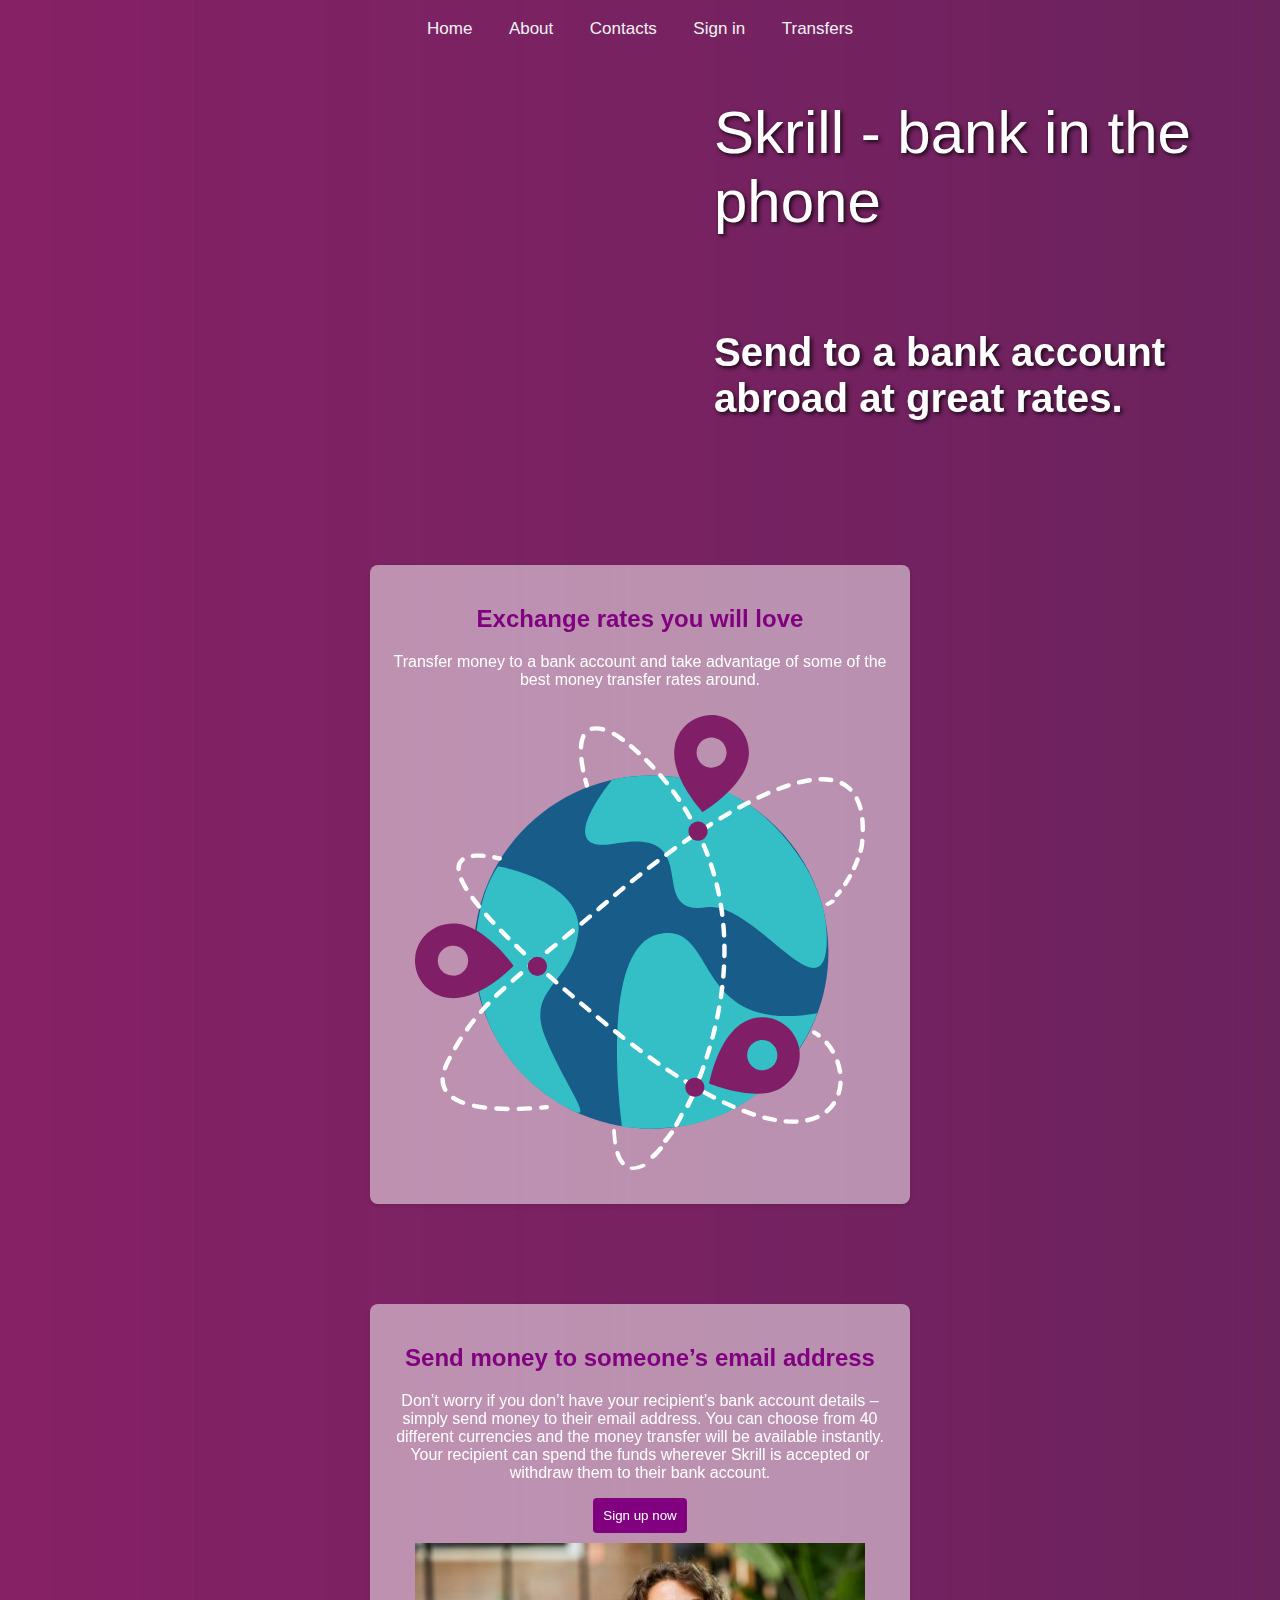
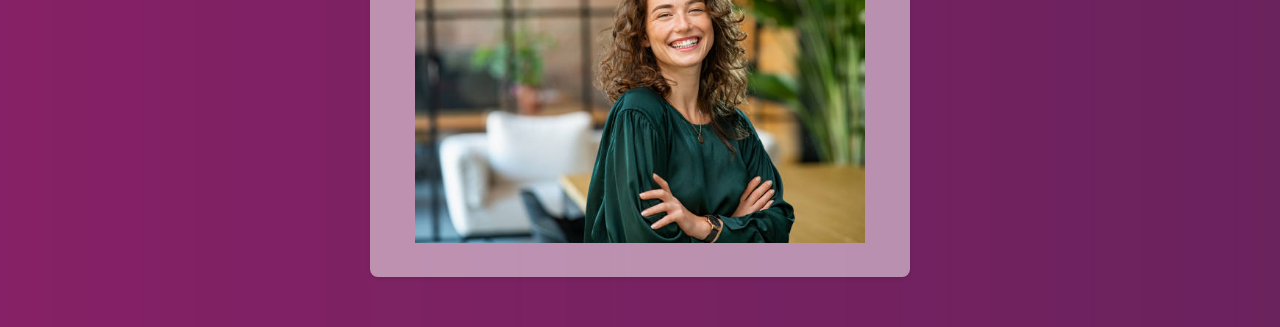
<file: web/index.html>
<!DOCTYPE html>
<html lang="uk">
<head>
    <meta charset="UTF-8">
    <meta name="viewport" content="width=device-width, initial-scale=1.0">
    <title>Main page</title>
    <link rel="stylesheet" href="styles.css">
</head>
<body>


<nav class="topnav">
    <a href="index.html">Home</a>
    <a href="about.html">About</a>
    <a href="contacts.html">Contacts</a>
    <a href="sign_in.html">Sign in</a>
    <a href="transfer.html">Transfers</a>
</nav>
<nav class="main-container">
    <iframe width="560" height="315"  src="https://www.youtube.com/embed/nGK3LkPx5vA?si=Z_JEiQddZF--cau6" frameborder="0" allowfullscreen></iframe>
    <nav class="about">
       Skrill - bank in the phone
        <h6>Send to a bank account abroad at great rates.</h6>
    </nav>

</nav>
<nav class="group">
<nav class="content-container">
 <h2>Exchange rates you will love</h2>
 <p>Transfer money to a bank account and take advantage of some of the best money transfer rates around.</p>
 <img src="send-receive-reuse.svg">
</nav></nav>
<nav class="group">
<nav class="content-container">
<h2>Send money to someone’s email address</h2>
 <p>Don’t worry if you don’t have your recipient’s bank account details – simply send money to their email address. You can choose from 40 different currencies and the money transfer will be available instantly. Your recipient can spend the funds wherever Skrill is accepted or withdraw them to their bank account.
 </p>
 <button onclick="window.location.href='sign_in.html'" >Sign up now</button>
 <img src="istockphoto-1289220545-612x612.jpg">
</nav></nav>
</body>
</html>
</file>
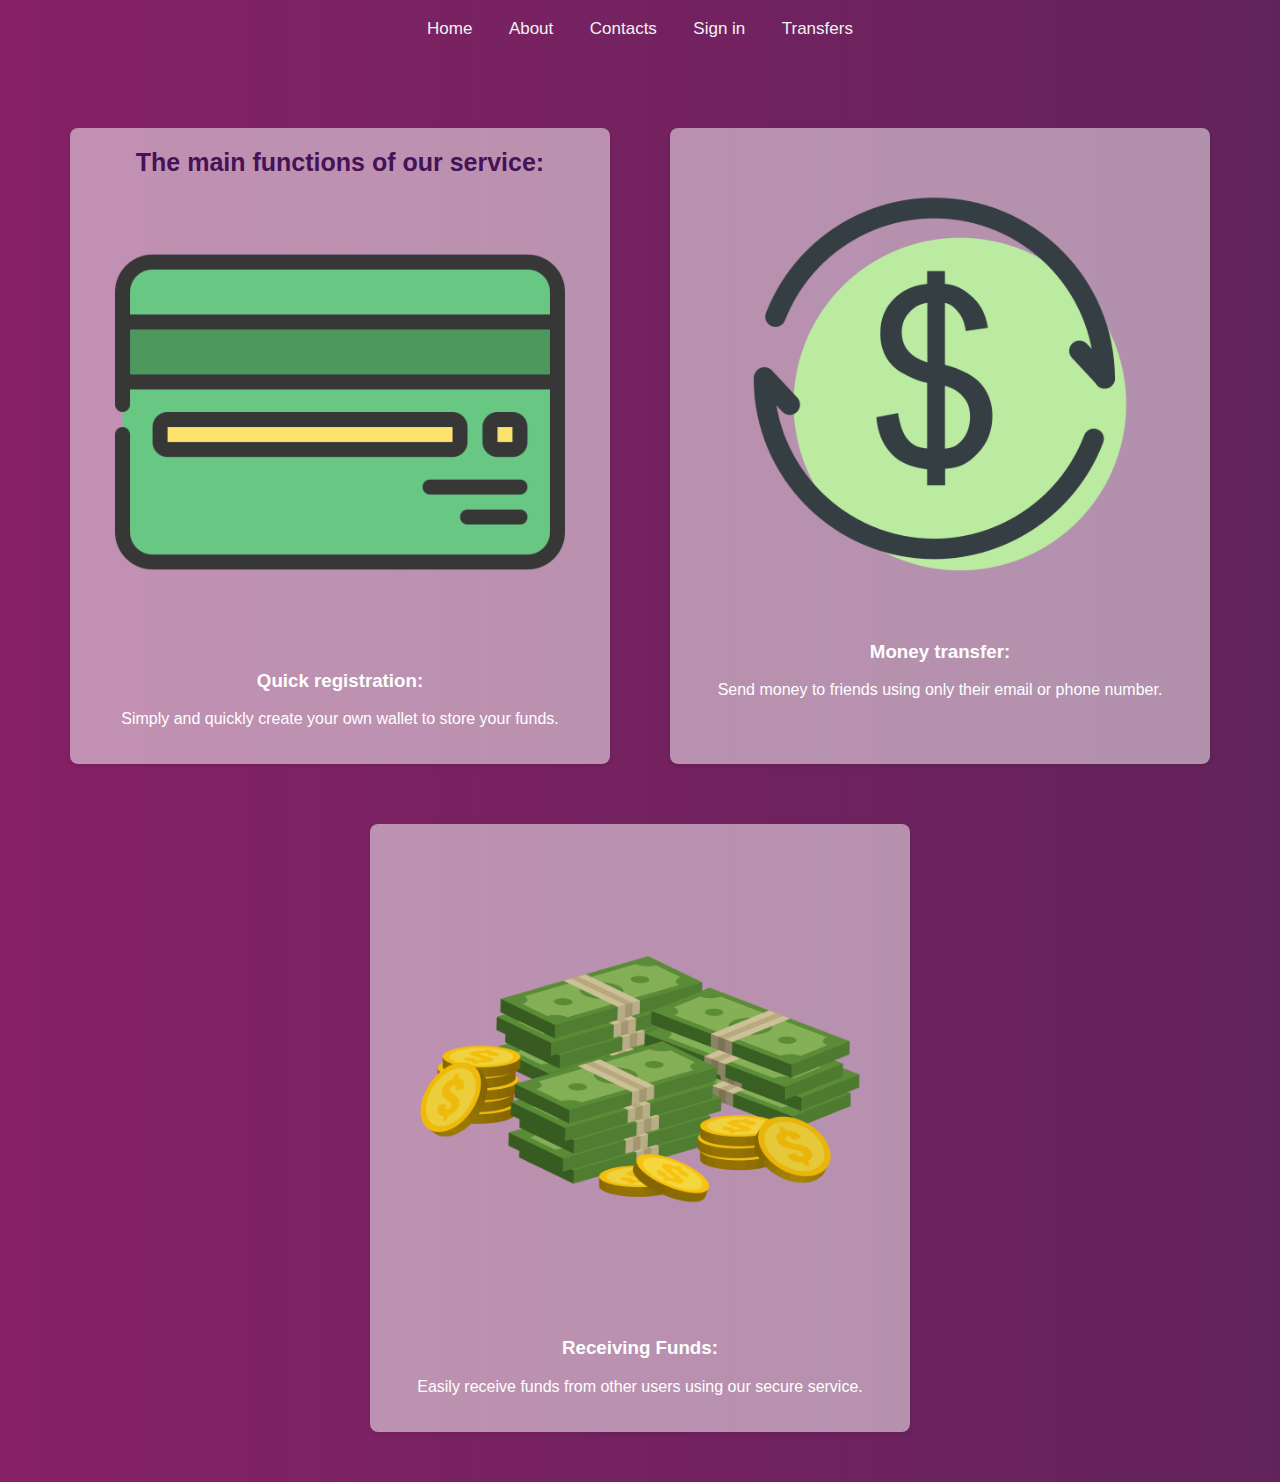
<file: web/about.html>
<!DOCTYPE html>
<html lang="en">
<head>
    <meta charset="UTF-8">
    <meta name="viewport" content="width=device-width, initial-scale=1.0">

    <title>About</title>
    <link rel="stylesheet" href="styles.css">

</head>
<body>
<nav class="topnav">
     <a href="index.html">Home</a>
    <a href="about.html">About</a>
    <a href="contacts.html">Contacts</a>
    <a href="sign_in.html">Sign in</a>
    <a href="transfer.html">Transfers</a>
</nav>

<nav class="group">
<nav class="content-container">
    <nav class="title">The main functions of our service:</nav>
    <img src="credit-card.png">
      <h3>Quick registration:</h3>
      <p>Simply and quickly create your own wallet to store your funds.</p>


</nav>
<nav class="content-container">
    <img src="money-transfer.png">
    <h3>Money transfer:</h3>
      <p>Send money to friends using only their email or phone number.</p>


</nav>
    <nav class="content-container">
    <img src="—Pngtree—money clipart_8387438.png">
    <h3>Receiving Funds:</h3>
      <p>Easily receive funds from other users using our secure service.</p>



    </nav>

</nav>
</body>

</html>
</file>
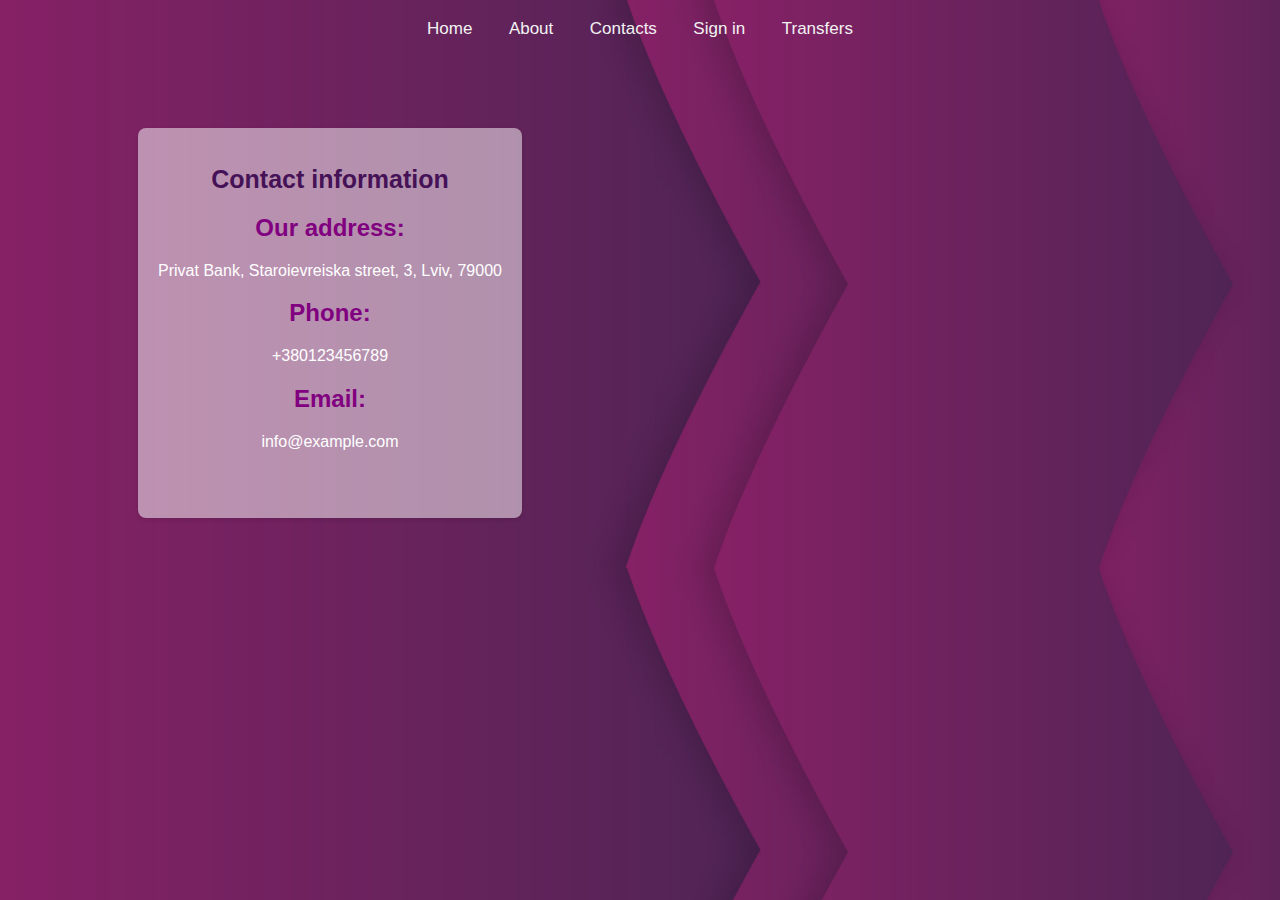
<file: web/contacts.html>
<!DOCTYPE html>
<html lang="en">
<head>
    <meta charset="UTF-8">
    <meta name="viewport" content="width=device-width, initial-scale=1.0">

    <title>Contact Us</title>
    <link rel="stylesheet" href="styles.css">
</head>
<body>
<nav class="topnav">
    <a href="index.html">Home</a>
    <a href="about.html">About</a>
    <a href="contacts.html">Contacts</a>
    <a href="sign_in.html">Sign in</a>
    <a href="transfer.html">Transfers</a>
</nav>

<div class="contact-container">
    <div class="info-container">
        <h1 class="title">Contact information</h1>

        <div class="info">
            <h2>Our address:</h2>
            <p>Privat Bank, Staroievreiska street, 3, Lviv, 79000</p>
        </div>
        <div class="info">
            <h2>Phone:</h2>
            <p>+380123456789</p>
        </div>
        <div class="info">
            <h2>Email:</h2>
            <p>info@example.com</p>
        </div>
    </div>

    <iframe src="https://maps.google.com/maps?width=100%25&amp;height=600&amp;hl=en&amp;q=privat%20bank,%20%20staroievreiska%20st,%203+(My%20Business%20Name)&amp;t=&amp;z=14&amp;ie=UTF8&amp;iwloc=B&amp;output=embed" width="600" height="450" style="border:0;" allowfullscreen="" loading="lazy"></iframe>
</div>
</body>
</html>
</file>
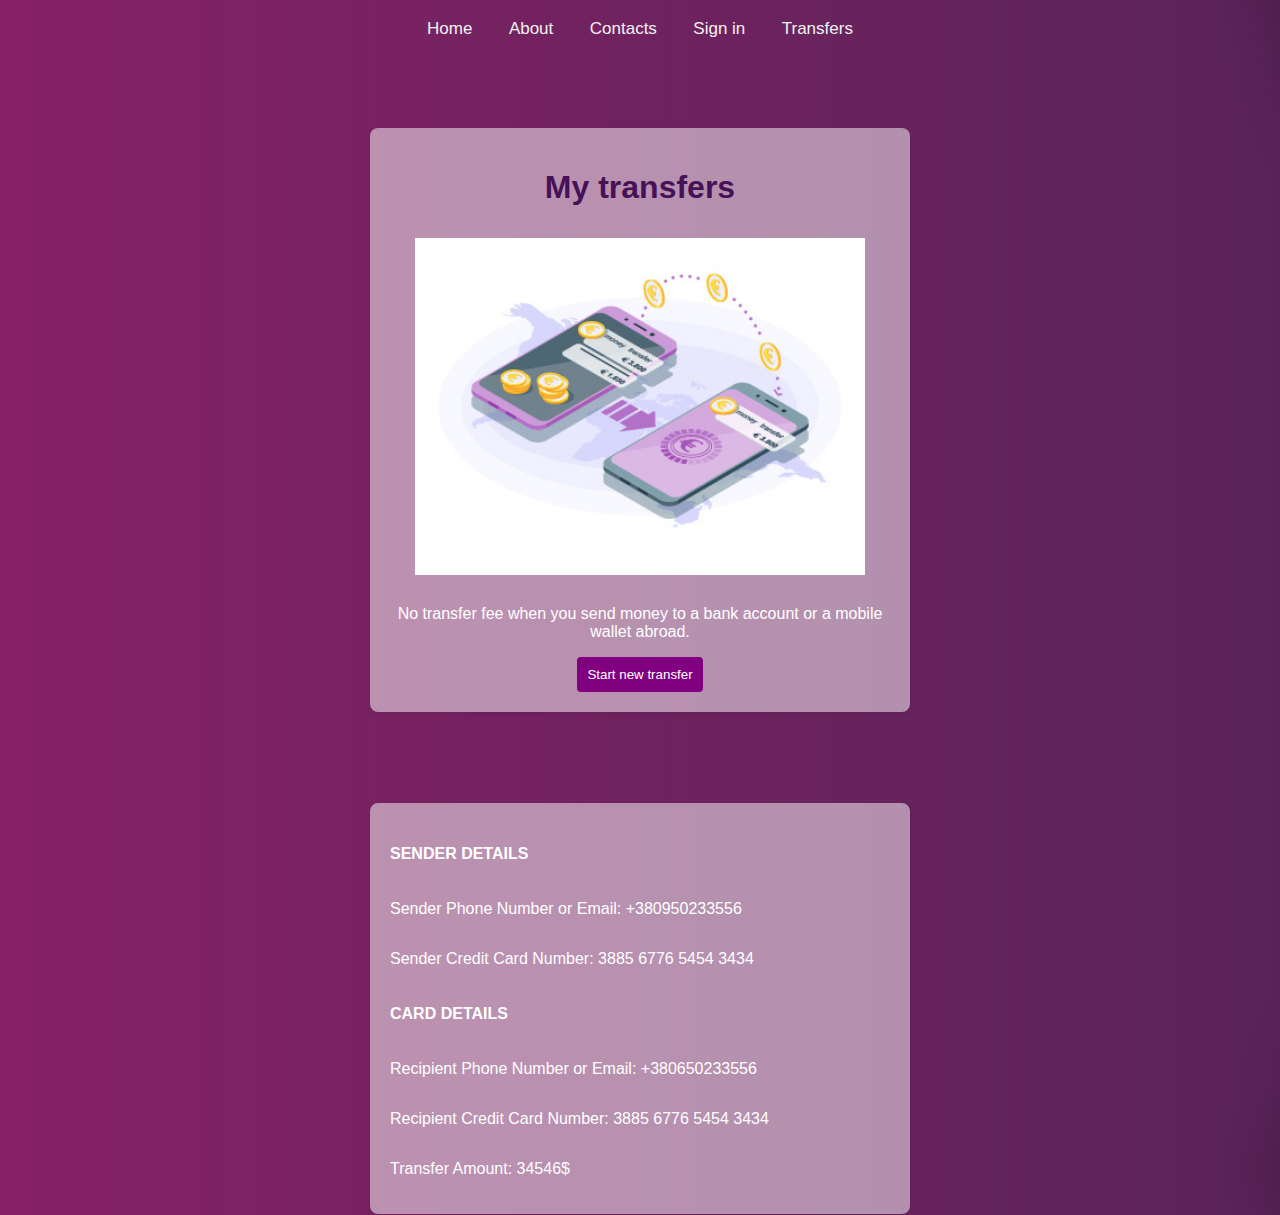
<file: web/transfer.html>
<!DOCTYPE html>
<html lang="uk">
<head>
    <meta charset="UTF-8">
    <meta name="viewport" content="width=device-width, initial-scale=1.0">
    <title>Transfers</title>
    <link rel="stylesheet" href="styles.css">
</head>
<body>

<nav class="topnav">
   <a href="index.html">Home</a>
    <a href="about.html">About</a>
    <a href="contacts.html">Contacts</a>
    <a href="sign_in.html">Sign in</a>
    <a href="transfer.html">Transfers</a>
</nav>

<nav class="group">
    <nav class="content-container">
        <h1>My transfers</h1>
        <img src="a4da2e6c19ccb2b07543706ae13b34ea.jpg">
        <p>No transfer fee when you send money to a bank account or a mobile wallet abroad.</p>
        <button onclick="window.location.href='transfer1.html'">Start new transfer</button>
    </nav>
</nav>

<nav class="register-container">
    <form class="login-form">
        <h4>SENDER DETAILS</h4>
        <p>Sender Phone Number or Email: +380950233556 </p>

        <p>Sender Credit Card Number: 3885 6776 5454 3434</p>

        <h4>CARD DETAILS</h4>
        <p>Recipient Phone Number or Email: +380650233556 </p>

        <p>Recipient Credit Card Number: 3885 6776 5454 3434</p>

        <p>Transfer Amount: 34546$</p>

    </form>
</nav>

<footer>
</footer>
</body>
</html>
</file>
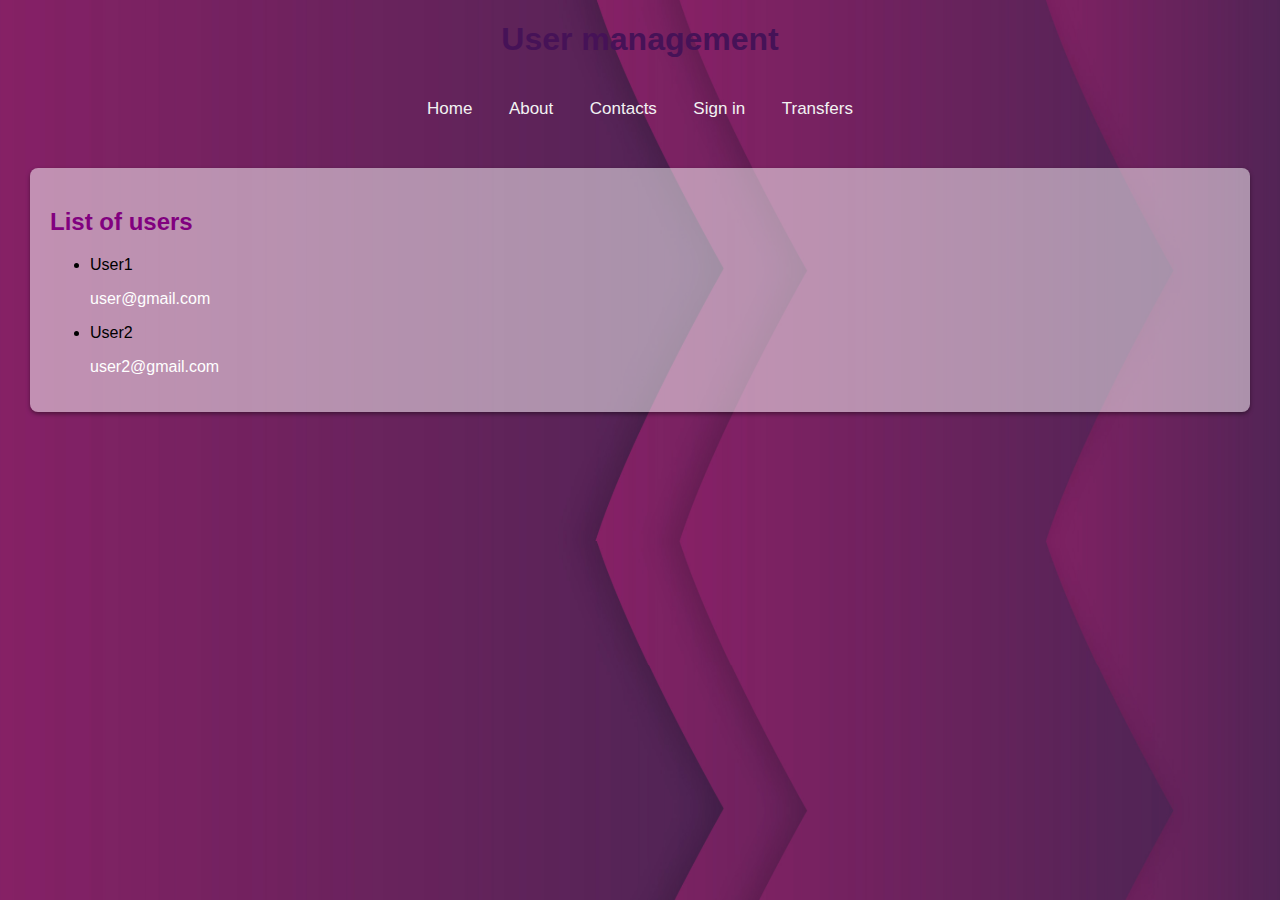
<file: web/user_profile.html>
<!DOCTYPE html>
<html lang="uk">
<head>
    <meta charset="UTF-8">
    <meta name="viewport" content="width=device-width, initial-scale=1.0">
    <title>User management</title>
    <link rel="stylesheet" href="styles.css">
</head>
<body>
<header>
    <h1>User management</h1>
</header>
<nav  class="topnav">
    <a href="index.html">Home</a>
    <a href="about.html">About</a>
    <a href="contacts.html">Contacts</a>
    <a href="sign_in.html">Sign in</a>
    <a href="transfer.html">Transfers</a>
</nav>
<main>

    <section id="user-list">
        <h2>List of users</h2>
        <ul>
            <li class="user" id="user1">User1</li>
             <p class="useremail" id="useremail1">user@gmail.com</p>
             <li class="user" id="user2">User2</li>
             <p class="useremail" id="useremail2">user2@gmail.com</p>

        </ul>
    </section>
    <section id="user-details" class="hidden">
        <h2>User details</h2>
        <form>
            <label for="login">Login:</label><br>
            <input type="text" id="login" name="Login" value=""><br>
            <label for="email">Email or number:</label><br>
            <input type="text" id="email" name="email" value=""><br>
            <input type="button" value="Delete user">
        </form>
    </section>
</main>
<footer>
</footer>
</body>
</html>
</file>
<file: web/styles.css>
body {
    font-family: Arial, sans-serif;
    background-color: #000000;
    background-image: url("imt-hero.svg");
    background-size: cover;
    margin: 0;
    padding: 0;
}

.login-container {

    max-width: 500px;
    margin: 0 auto;
    padding: 20px;
    transform: translate(0%, 50%);

    background-color: rgba(255, 255, 255, 0.5);
    border-radius: 8px;
    box-shadow: 0 2px 4px rgba(0, 0, 0, 0.1);
}
.register-container {

    max-width: 500px;
    margin: 0 auto;
    padding: 20px;
    transform: translate(0%, 10%);

    background-color: rgba(255, 255, 255, 0.5);
    border-radius: 8px;
    box-shadow: 0 2px 4px rgba(0, 0, 0, 0.1);
}

h1 {
    text-align: center;
    /*padding-top: 10%;*/
    color: #461257 ;
}
h3,h4,h5,h6,p {

    color: #fff ;
   }
h2,label {

    color: #81007f ;
}
.title{
    font-size: 25px;
    font-weight: bold;
    text-align: center;
    color: #461257;

}

.login-form {
    display: flex;
    flex-direction: column;
}

label {
    margin-bottom: 8px;
    font-weight: bold;
}

input,select {
    padding: 10px;
    border: 1px solid #ccc;
    border-radius: 4px;
    margin-bottom: 16px;
}

button {
    background-color: #81007f;
    color: #fff;
    border: none;
    border-radius: 4px;
    padding: 10px;
    cursor: pointer;
    transition: background-color 0.3s;
}

button:hover {
    background-color: #8f00ff;;
}
.hidden {
    display: none;
}
.user {
    cursor: pointer;
}
.user:hover {
    background-color: #fff;
}
#user-list{
    max-width: 100%;
    margin: 30px;
    padding: 20px;
    background-color: rgba(255, 255, 255, 0.5);
    border-radius: 8px;
    box-shadow: 0 2px 4px rgba(0, 0, 0, 0.4);
    align-items: center;
    justify-content: center;
    
}
.group{
    display:flex;
    flex-direction: row;
    flex-wrap: wrap;
    padding: 20px;
    justify-content: center;
}
.content-container {
    max-width: 500px;
    margin: 30px;
    padding: 20px;
    background-color: rgba(255, 255, 255, 0.5);
    border-radius: 8px;
    box-shadow: 0 2px 4px rgba(0, 0, 0, 0.1);
    align-items: center;
    justify-content: center;
    text-align: center;
}
.content-container img {
    width: 90%;
    padding: 10px;

}

.topnav {
    text-align: center;
    margin-bottom: 20px;
}
.topnav a {
    display: inline-block;
    line-height: 30px;
    color: #f2f2f2;
    text-align: center;
    padding: 14px 16px;
    text-decoration: none;
    font-size: 17px;
}


.topnav a:hover {
    background-color: #81007f;
    color: white;
}
.link-to-register{
    padding: 10px;
}
.link-to-register a{
    color: black;

}
.contact-container{
    display:flex;
    flex-wrap: wrap;
    padding: 20px;
    justify-content: center;
}
.info-container {
    max-width: 500px;
    margin: 30px;
    padding: 20px;
    background-color: rgba(255, 255, 255, 0.5);
    border-radius: 8px;
    box-shadow: 0 2px 4px rgba(0, 0, 0, 0.1);
    align-items: center;
    justify-content: center;
    text-align: center;
}
.main-container {
    display:flex;
    flex-wrap: wrap;
    justify-content: center;
    text-align: center;
    margin-top: 40px;
}
.heading{
    font-family: fantasy;
    font-size: 30px;
    color:white;
    text-shadow: 2px 2px 4px  black;;
}
.main-container img {
    width: 250px;
    height: 400px;
    object-fit: cover;
    margin: 10px;
    margin-top: 30px ;
}
.about {
    font-family: Sans-Serif;
    font-size: 60px;
    color: white;
    text-align: left;
    max-width: 40%;
    margin-left: 20px;
    text-shadow: 2px 2px 4px rgba(0, 0, 0, 0.8);}
iframe{
    width:50% ;
    /*height:315px;*/
}

@media screen and (max-width: 600px) {
    iframe{
        width:90% ;}
    .about {
max-width: 90%;}
    .topnav a {
font-size: 14px;}
    }
</file>
